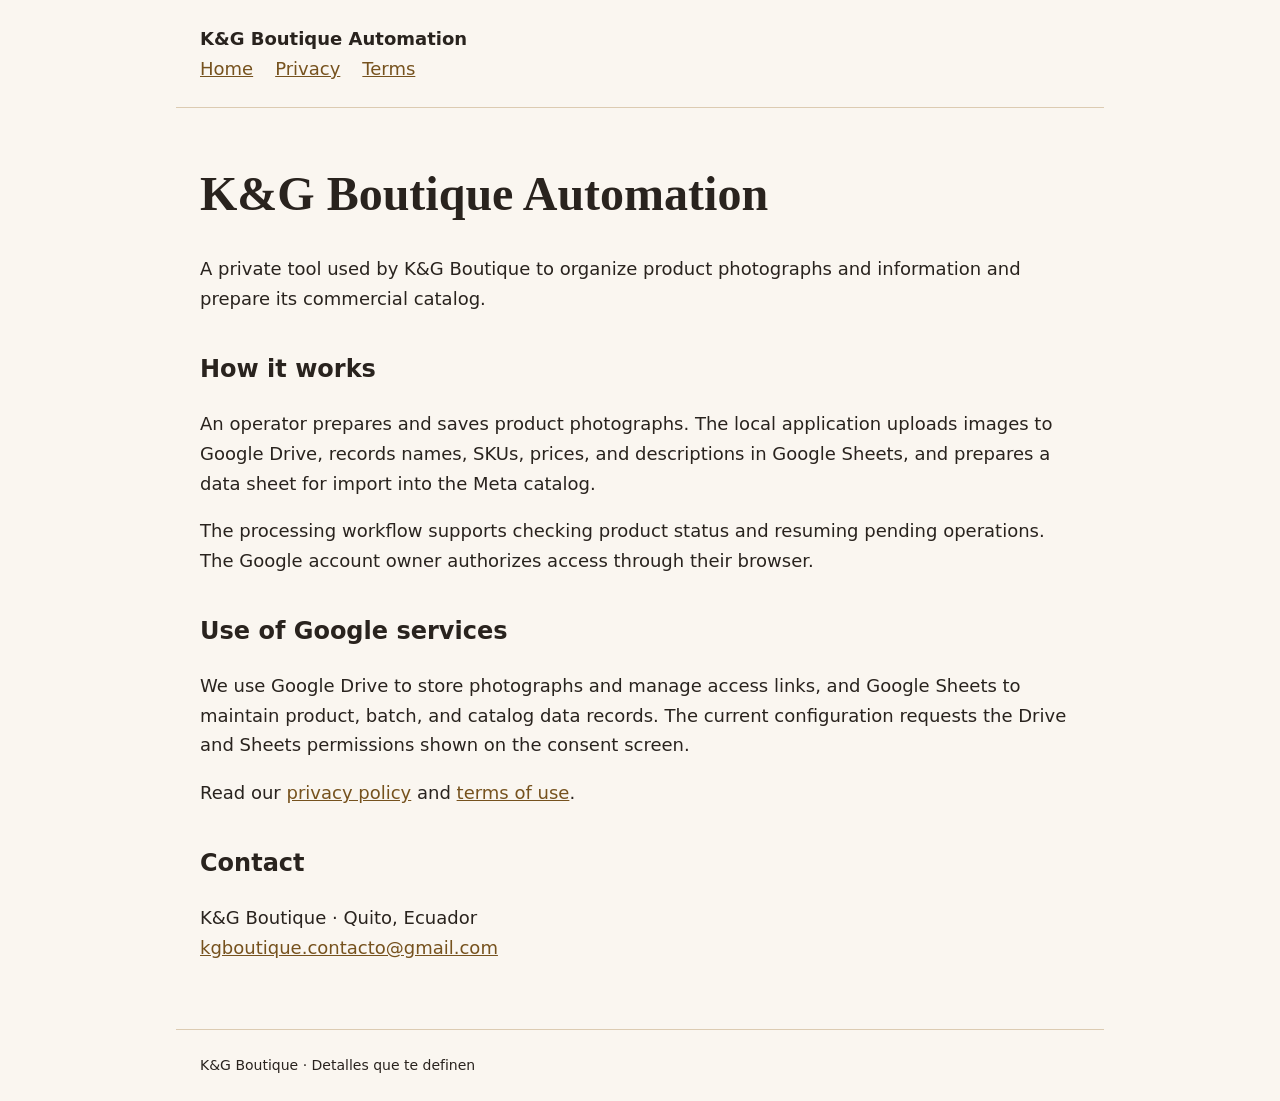
<file: index.html>
<!doctype html>
<html lang="en">
<head>
  <meta charset="utf-8">
  <meta name="viewport" content="width=device-width,initial-scale=1">
  <title>K&amp;G Boutique Automation | K&amp;G Boutique</title>
  <link rel="stylesheet" href="styles.css">
</head>
<body>
<header><strong>K&amp;G Boutique Automation</strong><nav aria-label="Main navigation"><a href="index.html">Home</a><a href="privacy.html">Privacy</a><a href="terms.html">Terms</a></nav></header>
<main><h1>K&amp;G Boutique Automation</h1><p>A private tool used by K&amp;G Boutique to organize product photographs and information and prepare its commercial catalog.</p><h2>How it works</h2><p>An operator prepares and saves product photographs. The local application uploads images to Google Drive, records names, SKUs, prices, and descriptions in Google Sheets, and prepares a data sheet for import into the Meta catalog.</p><p>The processing workflow supports checking product status and resuming pending operations. The Google account owner authorizes access through their browser.</p><h2>Use of Google services</h2><p>We use Google Drive to store photographs and manage access links, and Google Sheets to maintain product, batch, and catalog data records. The current configuration requests the Drive and Sheets permissions shown on the consent screen.</p><p>Read our <a href="privacy.html">privacy policy</a> and <a href="terms.html">terms of use</a>.</p><h2>Contact</h2><p>K&amp;G Boutique · Quito, Ecuador<br><a href="mailto:kgboutique.contacto@gmail.com">kgboutique.contacto@gmail.com</a></p></main>
<footer>K&amp;G Boutique · <span lang="es">Detalles que te definen</span></footer>
</body>
</html>
</file>
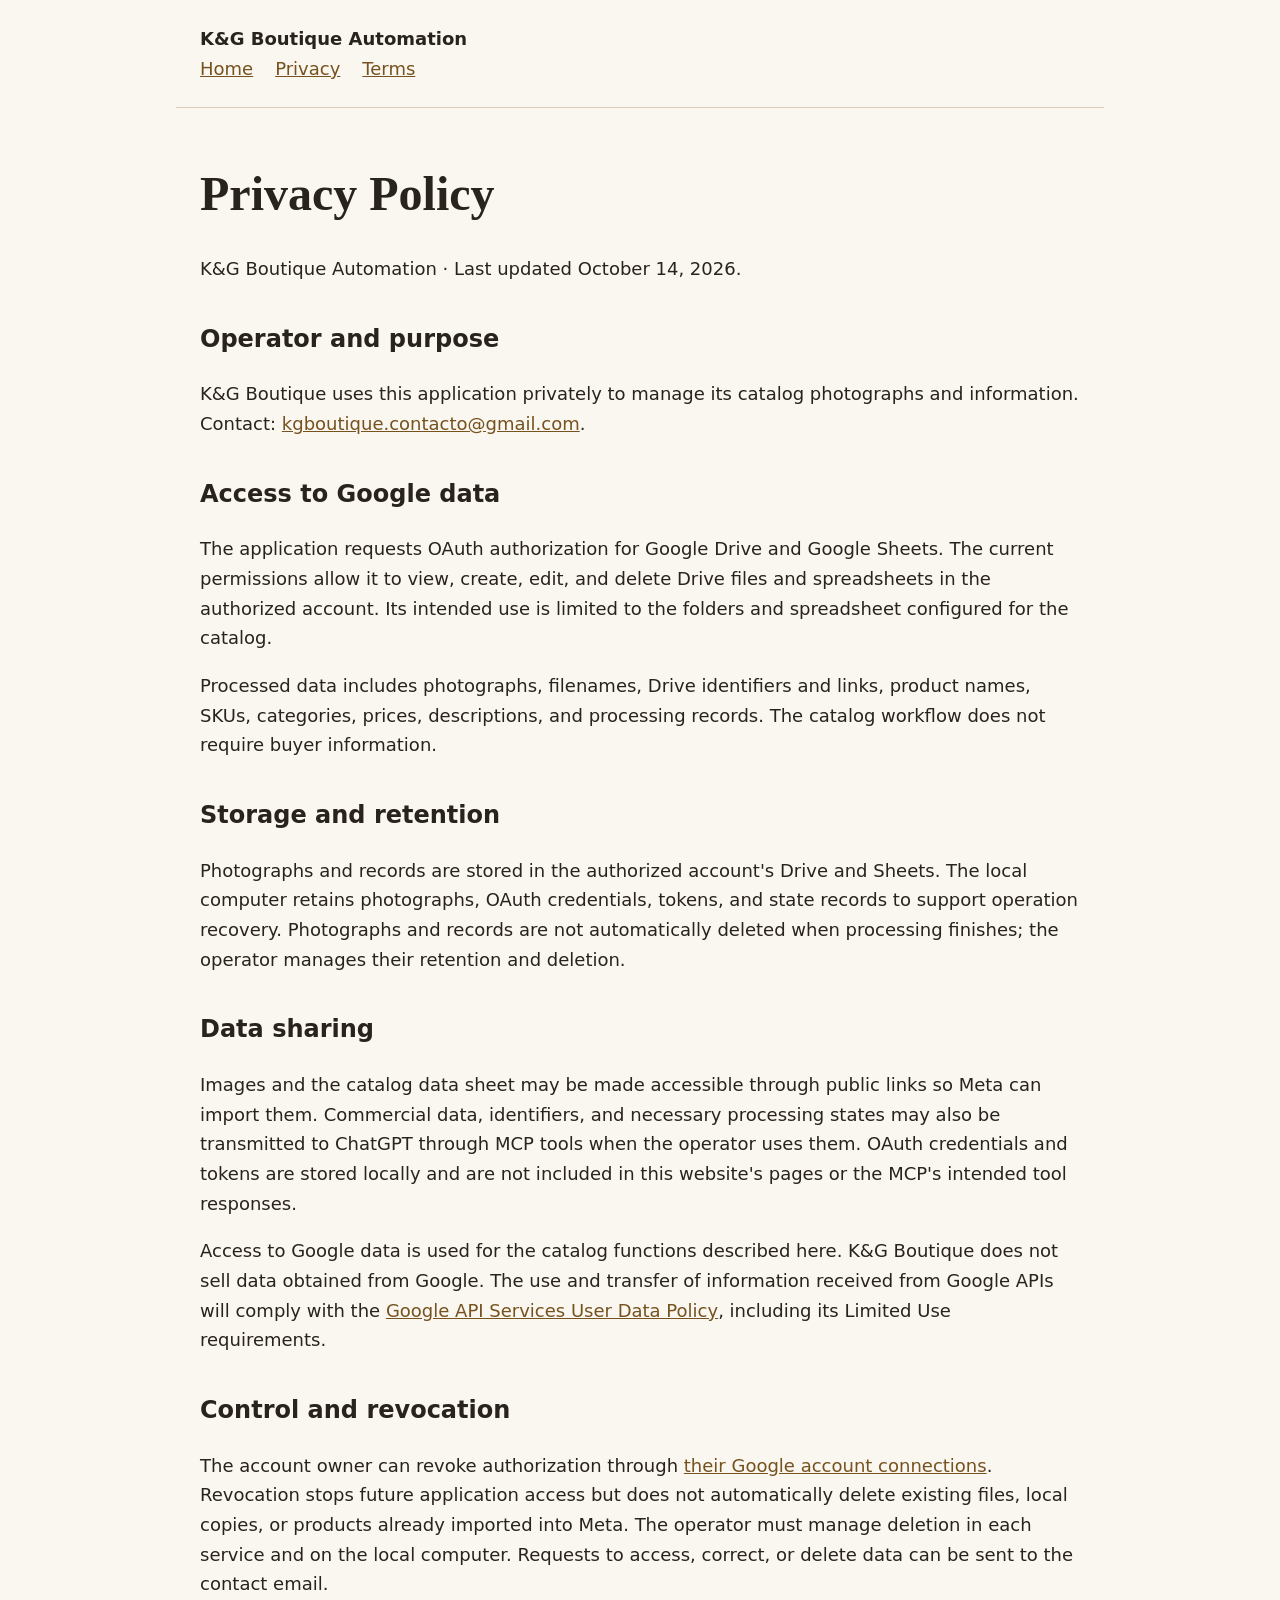
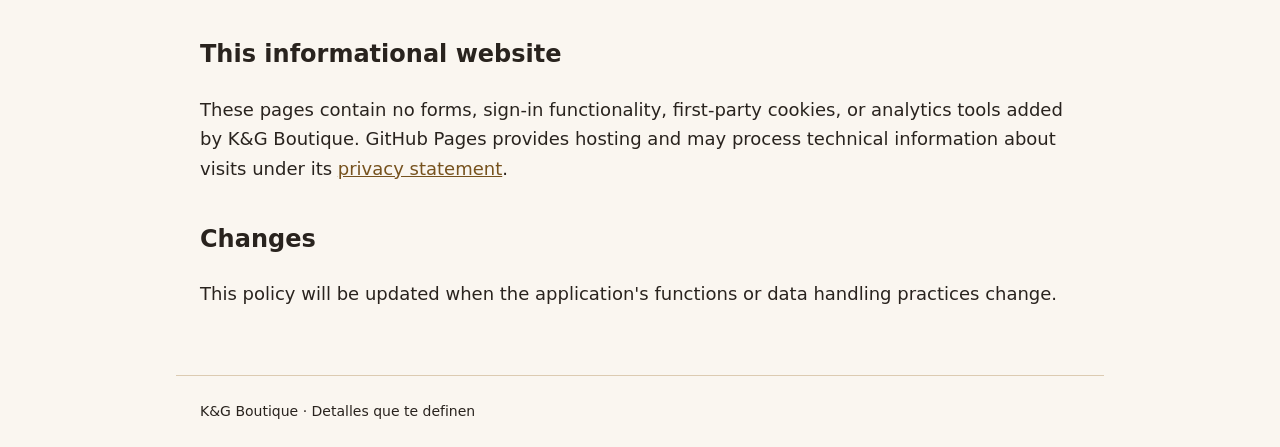
<file: privacy.html>
<!doctype html>
<html lang="en">
<head>
  <meta charset="utf-8">
  <meta name="viewport" content="width=device-width,initial-scale=1">
  <title>Privacy Policy | K&amp;G Boutique</title>
  <link rel="stylesheet" href="styles.css">
</head>
<body>
<header><strong>K&amp;G Boutique Automation</strong><nav aria-label="Main navigation"><a href="index.html">Home</a><a href="privacy.html">Privacy</a><a href="terms.html">Terms</a></nav></header>
<main><h1>Privacy Policy</h1><p>K&amp;G Boutique Automation · Last updated October 14, 2026.</p><h2>Operator and purpose</h2><p>K&amp;G Boutique uses this application privately to manage its catalog photographs and information. Contact: <a href="mailto:kgboutique.contacto@gmail.com">kgboutique.contacto@gmail.com</a>.</p><h2>Access to Google data</h2><p>The application requests OAuth authorization for Google Drive and Google Sheets. The current permissions allow it to view, create, edit, and delete Drive files and spreadsheets in the authorized account. Its intended use is limited to the folders and spreadsheet configured for the catalog.</p><p>Processed data includes photographs, filenames, Drive identifiers and links, product names, SKUs, categories, prices, descriptions, and processing records. The catalog workflow does not require buyer information.</p><h2>Storage and retention</h2><p>Photographs and records are stored in the authorized account's Drive and Sheets. The local computer retains photographs, OAuth credentials, tokens, and state records to support operation recovery. Photographs and records are not automatically deleted when processing finishes; the operator manages their retention and deletion.</p><h2>Data sharing</h2><p>Images and the catalog data sheet may be made accessible through public links so Meta can import them. Commercial data, identifiers, and necessary processing states may also be transmitted to ChatGPT through MCP tools when the operator uses them. OAuth credentials and tokens are stored locally and are not included in this website's pages or the MCP's intended tool responses.</p><p>Access to Google data is used for the catalog functions described here. K&amp;G Boutique does not sell data obtained from Google. The use and transfer of information received from Google APIs will comply with the <a href="https://developers.google.com/terms/api-services-user-data-policy">Google API Services User Data Policy</a>, including its Limited Use requirements.</p><h2>Control and revocation</h2><p>The account owner can revoke authorization through <a href="https://myaccount.google.com/permissions">their Google account connections</a>. Revocation stops future application access but does not automatically delete existing files, local copies, or products already imported into Meta. The operator must manage deletion in each service and on the local computer. Requests to access, correct, or delete data can be sent to the contact email.</p><h2>This informational website</h2><p>These pages contain no forms, sign-in functionality, first-party cookies, or analytics tools added by K&amp;G Boutique. GitHub Pages provides hosting and may process technical information about visits under its <a href="https://docs.github.com/en/site-policy/privacy-policies/github-general-privacy-statement">privacy statement</a>.</p><h2>Changes</h2><p>This policy will be updated when the application's functions or data handling practices change.</p></main>
<footer>K&amp;G Boutique · <span lang="es">Detalles que te definen</span></footer>
</body>
</html>
</file>
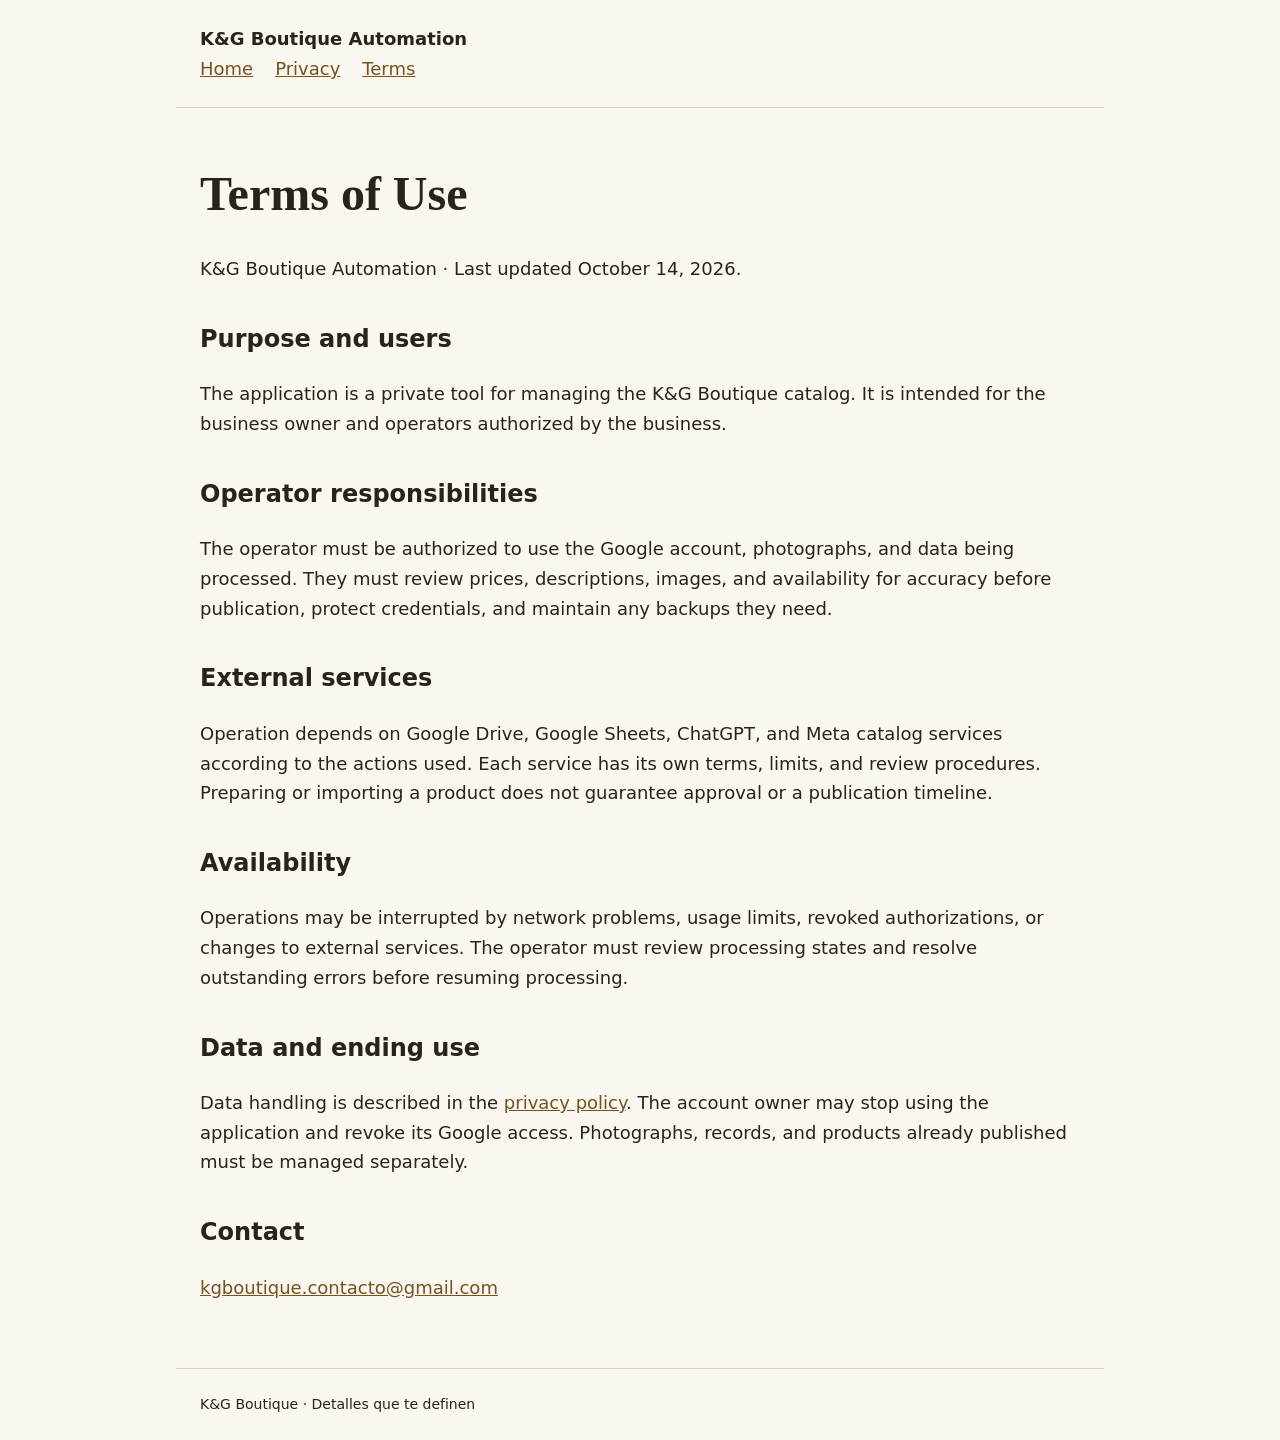
<file: terms.html>
<!doctype html>
<html lang="en">
<head>
  <meta charset="utf-8">
  <meta name="viewport" content="width=device-width,initial-scale=1">
  <title>Terms of Use | K&amp;G Boutique</title>
  <link rel="stylesheet" href="styles.css">
</head>
<body>
<header><strong>K&amp;G Boutique Automation</strong><nav aria-label="Main navigation"><a href="index.html">Home</a><a href="privacy.html">Privacy</a><a href="terms.html">Terms</a></nav></header>
<main><h1>Terms of Use</h1><p>K&amp;G Boutique Automation · Last updated October 14, 2026.</p><h2>Purpose and users</h2><p>The application is a private tool for managing the K&amp;G Boutique catalog. It is intended for the business owner and operators authorized by the business.</p><h2>Operator responsibilities</h2><p>The operator must be authorized to use the Google account, photographs, and data being processed. They must review prices, descriptions, images, and availability for accuracy before publication, protect credentials, and maintain any backups they need.</p><h2>External services</h2><p>Operation depends on Google Drive, Google Sheets, ChatGPT, and Meta catalog services according to the actions used. Each service has its own terms, limits, and review procedures. Preparing or importing a product does not guarantee approval or a publication timeline.</p><h2>Availability</h2><p>Operations may be interrupted by network problems, usage limits, revoked authorizations, or changes to external services. The operator must review processing states and resolve outstanding errors before resuming processing.</p><h2>Data and ending use</h2><p>Data handling is described in the <a href="privacy.html">privacy policy</a>. The account owner may stop using the application and revoke its Google access. Photographs, records, and products already published must be managed separately.</p><h2>Contact</h2><p><a href="mailto:kgboutique.contacto@gmail.com">kgboutique.contacto@gmail.com</a></p></main>
<footer>K&amp;G Boutique · <span lang="es">Detalles que te definen</span></footer>
</body>
</html>
</file>
<file: styles.css>
body{margin:0;background:#faf6f0;color:#29231e;font:18px/1.65 system-ui,sans-serif}header,main,footer{max-width:880px;margin:auto;padding:24px}header{border-bottom:1px solid #dccbb2}nav{display:flex;gap:22px;flex-wrap:wrap}a{color:#76521e}h1{font-family:Georgia,serif;font-size:clamp(32px,6vw,48px);line-height:1.2}h2{font-size:24px;margin-top:36px}footer{font-size:14px;border-top:1px solid #dccbb2}main{padding-bottom:48px}a:focus-visible{outline:3px solid #76521e;outline-offset:4px}
</file>
